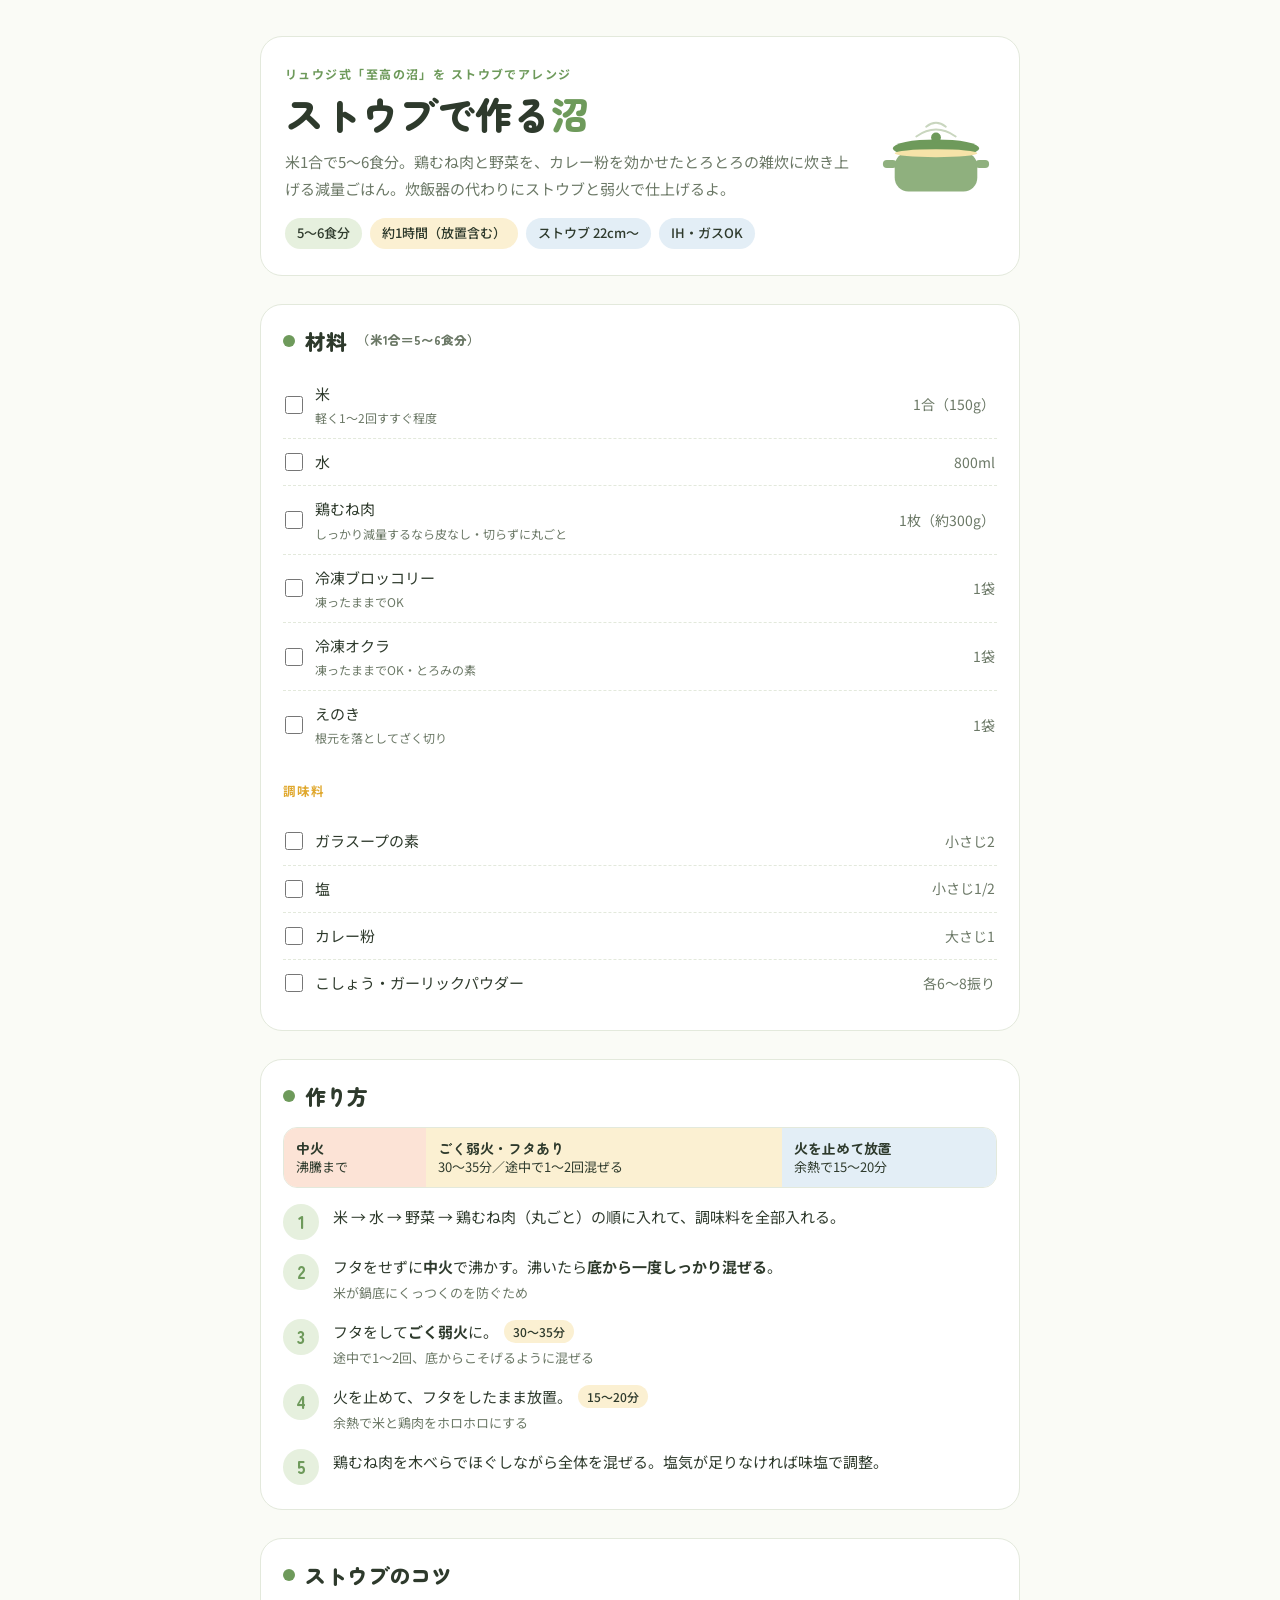
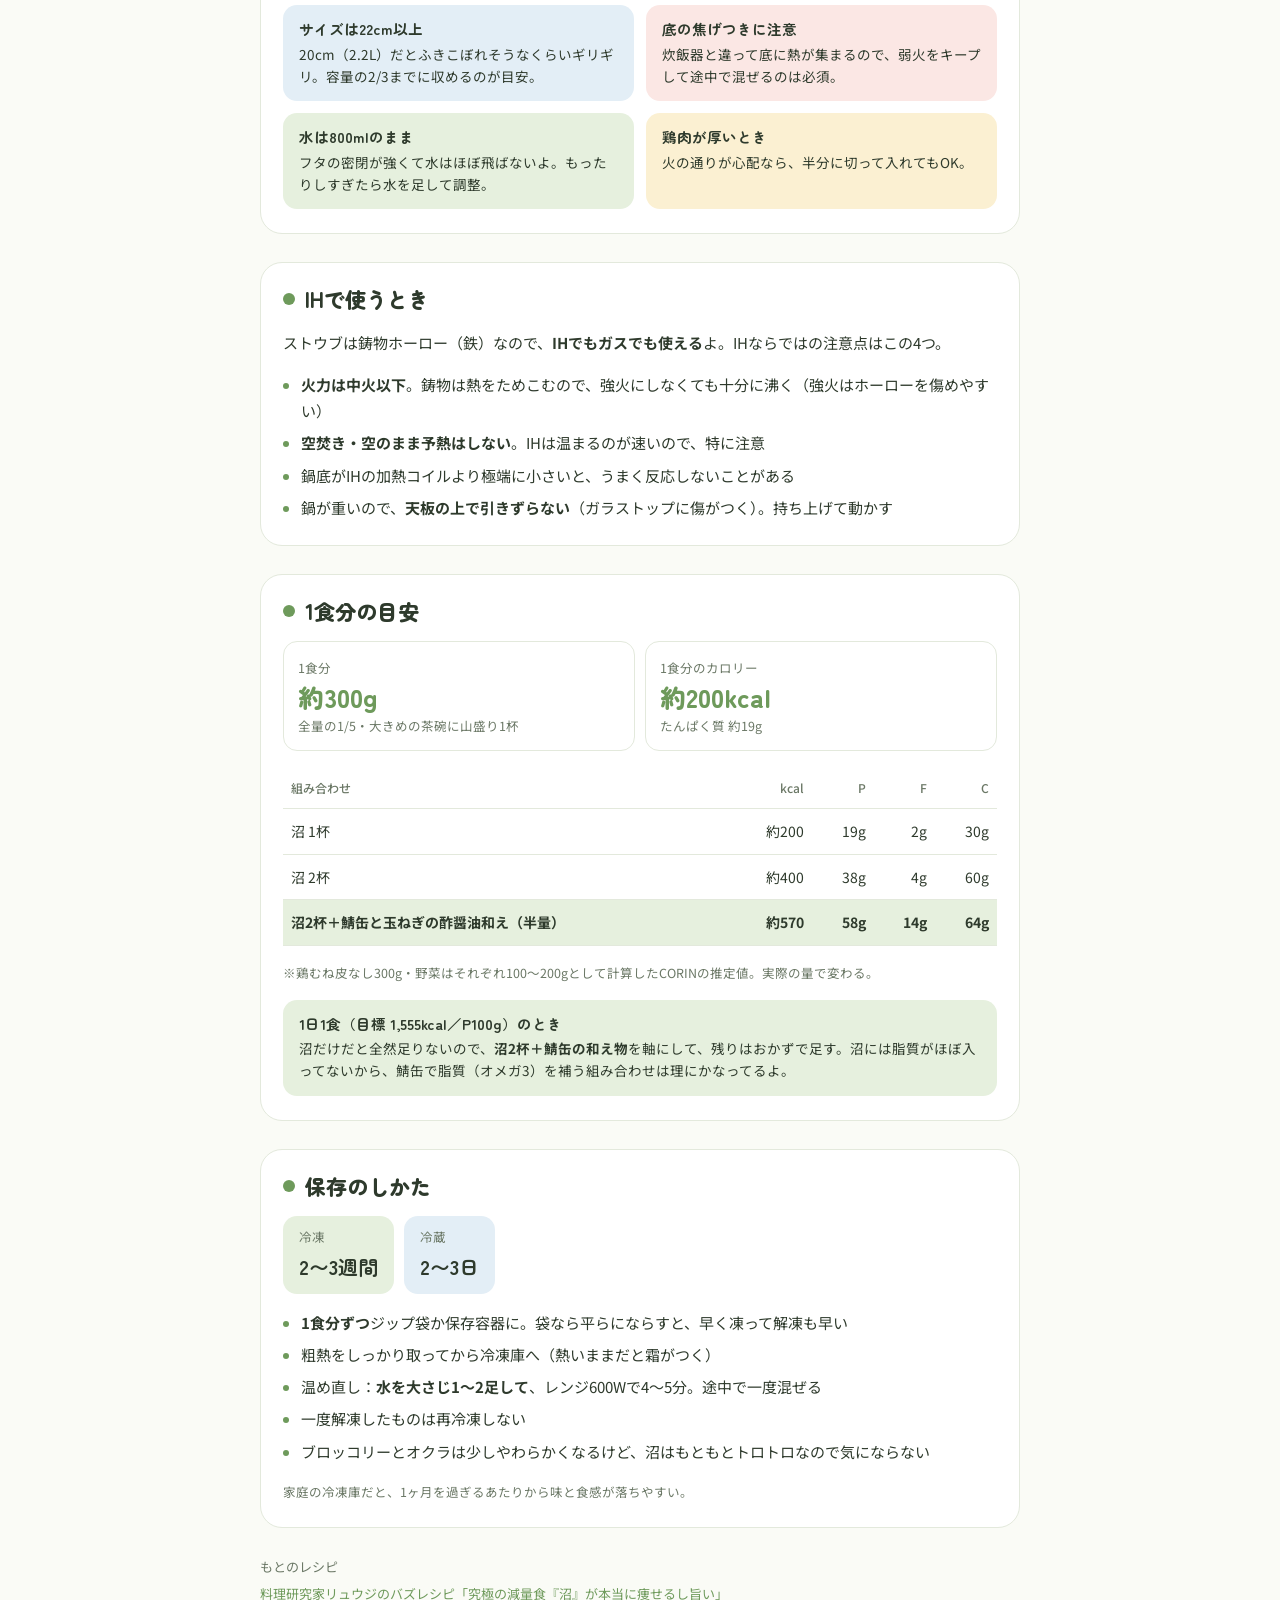
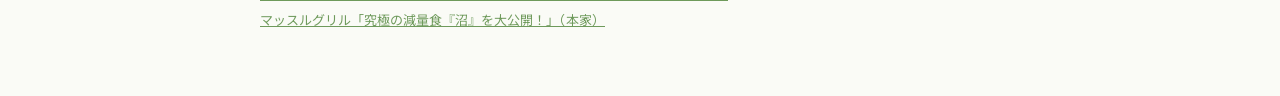
<file: pages/cfaab438c0.html>
<!doctype html>
<html lang="ja">
<head>
<meta charset="utf-8">
<meta name="viewport" content="width=device-width, initial-scale=1, viewport-fit=cover">
</head>
<body>
<title>ストウブで作る沼</title>
<link rel="preconnect" href="https://fonts.googleapis.com">
<link rel="stylesheet" href="https://fonts.googleapis.com/css2?family=Zen+Maru+Gothic:wght@500;700;900&family=Noto+Sans+JP:wght@400;500;700&display=swap">
<style>
:root{
  color-scheme: light;
  --ground:#FAFBF6;
  --paper:#FFFFFF;
  --ink:#2E3A2C;
  --muted:#6B7866;
  --line:#E3E9DC;
  --green:#6E9A5B;
  --green-soft:#E6F0DE;
  --curry:#E0A82E;
  --curry-soft:#FBF0D2;
  --pink-soft:#FBE7E4;
  --blue-soft:#E3EEF6;
  --r-lg:22px;
  --r-md:14px;
  --display:"Zen Maru Gothic","Hiragino Maru Gothic ProN","Noto Sans JP",sans-serif;
  --body:"Noto Sans JP","Hiragino Sans","Yu Gothic",sans-serif;
}
*{box-sizing:border-box}
body{background:var(--ground);color:var(--ink);font-family:var(--body);font-size:15px;line-height:1.75;padding-inline:16px;padding-block:28px 56px}
.wrap{max-width:760px;margin:0 auto;display:flex;flex-direction:column;gap:28px}
h1,h2,h3{font-family:var(--display);text-wrap:balance;margin:0;line-height:1.35}
h2{font-size:21px;font-weight:900;display:flex;align-items:center;gap:10px}
h2 .dot{width:12px;height:12px;border-radius:50%;background:var(--green);flex:none}
h3{font-size:16px;font-weight:700}
p{margin:0}
.muted{color:var(--muted)}
small,.cap{font-size:12.5px;color:var(--muted)}

/* hero */
.hero{background:var(--paper);border:1px solid var(--line);border-radius:var(--r-lg);padding:26px 24px;display:grid;grid-template-columns:1fr auto;gap:18px;align-items:center}
.eyebrow{font-size:12px;letter-spacing:.12em;color:var(--green);font-weight:700}
.hero h1{font-size:clamp(28px,6vw,38px);font-weight:900;margin-top:4px}
.hero h1 span{color:var(--green)}
.lead{margin-top:10px;color:var(--muted);max-width:40em}
.chips{display:flex;flex-wrap:wrap;gap:8px;margin-top:16px}
.chip{font-size:13px;padding:4px 12px;border-radius:999px;background:var(--green-soft);color:var(--ink);font-weight:500}
.chip.c{background:var(--curry-soft)}
.chip.b{background:var(--blue-soft)}
.pot{width:118px;height:auto}
@media (max-width:560px){.hero{grid-template-columns:1fr}.pot{order:-1;width:92px}}

/* sections */
.card{background:var(--paper);border:1px solid var(--line);border-radius:var(--r-lg);padding:22px 22px 24px;display:flex;flex-direction:column;gap:16px}

/* ingredients */
.ing{list-style:none;margin:0;padding:0;display:flex;flex-direction:column}
.ing li{display:grid;grid-template-columns:auto 1fr auto;gap:12px;align-items:center;padding:10px 2px;border-bottom:1px dashed var(--line)}
.ing li:last-child{border-bottom:0}
.ing input{width:18px;height:18px;accent-color:var(--green);margin:0}
.ing label{cursor:pointer}
.ing .amt{font-variant-numeric:tabular-nums;color:var(--muted);font-size:14px;text-align:right}
.ing .note{display:block;font-size:12px;color:var(--muted)}
.ing input:checked + label{text-decoration:line-through;color:var(--muted)}
.subhead{font-size:12.5px;font-weight:700;color:var(--curry);letter-spacing:.08em;margin-top:6px}

/* heat timeline */
.heat{display:grid;grid-template-columns:1.2fr 3fr 1.8fr;border-radius:var(--r-md);overflow:hidden;border:1px solid var(--line)}
.heat div{padding:10px 12px;font-size:13px;line-height:1.45}
.heat b{display:block;font-family:var(--display);font-size:14px}
.h1{background:#FCE3D6}.h2{background:var(--curry-soft)}.h3{background:var(--blue-soft)}
@media (max-width:480px){.heat{grid-template-columns:1fr}}

/* steps */
.steps{list-style:none;margin:0;padding:0;display:flex;flex-direction:column;gap:14px;counter-reset:s}
.steps li{display:grid;grid-template-columns:36px 1fr;gap:14px;align-items:start}
.steps li::before{counter-increment:s;content:counter(s);width:36px;height:36px;border-radius:50%;background:var(--green-soft);color:var(--green);font-family:var(--display);font-weight:900;font-size:17px;display:grid;place-items:center}
.steps .t{display:inline-block;font-size:12px;padding:1px 9px;border-radius:999px;background:var(--curry-soft);margin-left:6px;vertical-align:1px;font-weight:500}
.steps .hint{display:block;font-size:13px;color:var(--muted);margin-top:2px}

/* tips grid */
.tips{display:grid;grid-template-columns:repeat(2,1fr);gap:12px}
@media (max-width:560px){.tips{grid-template-columns:1fr}}
.tip{border-radius:var(--r-md);padding:14px 16px;background:var(--green-soft);display:flex;flex-direction:column;gap:4px}
.tip.warn{background:var(--pink-soft)}
.tip.info{background:var(--blue-soft)}
.tip.cur{background:var(--curry-soft)}
.tip h3{font-size:14.5px}
.tip p{font-size:13.5px;line-height:1.65}

/* nutrition */
.tbl{overflow-x:auto}
table{border-collapse:collapse;width:100%;font-size:14px;font-variant-numeric:tabular-nums}
th,td{padding:10px 8px;text-align:right;border-bottom:1px solid var(--line);white-space:nowrap}
th:first-child,td:first-child{text-align:left;white-space:normal}
thead th{font-size:12px;color:var(--muted);font-weight:500}
tr.em td{font-weight:700;background:var(--green-soft)}
.big{display:flex;gap:10px;flex-wrap:wrap}
.big div{flex:1 1 140px;border:1px solid var(--line);border-radius:var(--r-md);padding:12px 14px}
.big b{display:block;font-family:var(--display);font-size:26px;font-weight:900;color:var(--green);line-height:1.2}

/* freeze */
.freeze-head{display:flex;gap:10px;flex-wrap:wrap}
.pill{border-radius:var(--r-md);padding:10px 16px;background:var(--blue-soft);font-size:13px}
.pill b{font-family:var(--display);font-size:20px;display:block}
.pill.fr{background:var(--green-soft)}
ul.dots{margin:0;padding-left:1.2em;display:flex;flex-direction:column;gap:6px}
ul.dots li::marker{color:var(--green)}

.src{font-size:13px;color:var(--muted);display:flex;flex-direction:column;gap:4px}
.src a{color:var(--green)}
a:focus-visible,input:focus-visible,label:focus-visible{outline:2px solid var(--green);outline-offset:2px}
</style>

<div class="wrap">

  <header class="hero">
    <div>
      <div class="eyebrow">リュウジ式「至高の沼」を ストウブでアレンジ</div>
      <h1>ストウブで作る<span>沼</span></h1>
      <p class="lead">米1合で5〜6食分。鶏むね肉と野菜を、カレー粉を効かせたとろとろの雑炊に炊き上げる減量ごはん。炊飯器の代わりにストウブと弱火で仕上げるよ。</p>
      <div class="chips">
        <span class="chip">5〜6食分</span>
        <span class="chip c">約1時間（放置含む）</span>
        <span class="chip b">ストウブ 22cm〜</span>
        <span class="chip b">IH・ガスOK</span>
      </div>
    </div>
    <svg class="pot" viewBox="0 0 120 100" aria-hidden="true">
      <path d="M40 30 q20 -14 40 0" fill="none" stroke="#C9D6BF" stroke-width="2" stroke-linecap="round"/>
      <path d="M50 20 q10 -8 20 0" fill="none" stroke="#C9D6BF" stroke-width="2" stroke-linecap="round"/>
      <ellipse cx="60" cy="42" rx="44" ry="9" fill="#6E9A5B"/>
      <circle cx="60" cy="31" r="5" fill="#6E9A5B"/>
      <rect x="18" y="46" width="84" height="40" rx="14" fill="#8FB07E"/>
      <rect x="6" y="54" width="14" height="8" rx="4" fill="#8FB07E"/>
      <rect x="100" y="54" width="14" height="8" rx="4" fill="#8FB07E"/>
      <ellipse cx="60" cy="47" rx="42" ry="4" fill="#F6E3A8"/>
    </svg>
  </header>

  <section class="card" aria-labelledby="h-ing">
    <h2 id="h-ing"><span class="dot"></span>材料 <small>（米1合＝5〜6食分）</small></h2>
    <ul class="ing">
      <li><input type="checkbox" id="i1"><label for="i1">米<span class="note">軽く1〜2回すすぐ程度</span></label><span class="amt">1合（150g）</span></li>
      <li><input type="checkbox" id="i2"><label for="i2">水</label><span class="amt">800ml</span></li>
      <li><input type="checkbox" id="i3"><label for="i3">鶏むね肉<span class="note">しっかり減量するなら皮なし・切らずに丸ごと</span></label><span class="amt">1枚（約300g）</span></li>
      <li><input type="checkbox" id="i4"><label for="i4">冷凍ブロッコリー<span class="note">凍ったままでOK</span></label><span class="amt">1袋</span></li>
      <li><input type="checkbox" id="i5"><label for="i5">冷凍オクラ<span class="note">凍ったままでOK・とろみの素</span></label><span class="amt">1袋</span></li>
      <li><input type="checkbox" id="i6"><label for="i6">えのき<span class="note">根元を落としてざく切り</span></label><span class="amt">1袋</span></li>
    </ul>
    <div class="subhead">調味料</div>
    <ul class="ing">
      <li><input type="checkbox" id="i7"><label for="i7">ガラスープの素</label><span class="amt">小さじ2</span></li>
      <li><input type="checkbox" id="i8"><label for="i8">塩</label><span class="amt">小さじ1/2</span></li>
      <li><input type="checkbox" id="i9"><label for="i9">カレー粉</label><span class="amt">大さじ1</span></li>
      <li><input type="checkbox" id="i10"><label for="i10">こしょう・ガーリックパウダー</label><span class="amt">各6〜8振り</span></li>
    </ul>
  </section>

  <section class="card" aria-labelledby="h-steps">
    <h2 id="h-steps"><span class="dot"></span>作り方</h2>
    <div class="heat" aria-label="火加減の流れ">
      <div class="h1"><b>中火</b>沸騰まで</div>
      <div class="h2"><b>ごく弱火・フタあり</b>30〜35分／途中で1〜2回混ぜる</div>
      <div class="h3"><b>火を止めて放置</b>余熱で15〜20分</div>
    </div>
    <ol class="steps">
      <li><div>米 → 水 → 野菜 → 鶏むね肉（丸ごと）の順に入れて、調味料を全部入れる。</div></li>
      <li><div>フタをせずに<b>中火</b>で沸かす。沸いたら<b>底から一度しっかり混ぜる</b>。<span class="hint">米が鍋底にくっつくのを防ぐため</span></div></li>
      <li><div>フタをして<b>ごく弱火</b>に。<span class="t">30〜35分</span><span class="hint">途中で1〜2回、底からこそげるように混ぜる</span></div></li>
      <li><div>火を止めて、フタをしたまま放置。<span class="t">15〜20分</span><span class="hint">余熱で米と鶏肉をホロホロにする</span></div></li>
      <li><div>鶏むね肉を木べらでほぐしながら全体を混ぜる。塩気が足りなければ味塩で調整。</div></li>
    </ol>
  </section>

  <section class="card" aria-labelledby="h-tips">
    <h2 id="h-tips"><span class="dot"></span>ストウブのコツ</h2>
    <div class="tips">
      <div class="tip info"><h3>サイズは22cm以上</h3><p>20cm（2.2L）だとふきこぼれそうなくらいギリギリ。容量の2/3までに収めるのが目安。</p></div>
      <div class="tip warn"><h3>底の焦げつきに注意</h3><p>炊飯器と違って底に熱が集まるので、弱火をキープして途中で混ぜるのは必須。</p></div>
      <div class="tip"><h3>水は800mlのまま</h3><p>フタの密閉が強くて水はほぼ飛ばないよ。もったりしすぎたら水を足して調整。</p></div>
      <div class="tip cur"><h3>鶏肉が厚いとき</h3><p>火の通りが心配なら、半分に切って入れてもOK。</p></div>
    </div>
  </section>

  <section class="card" aria-labelledby="h-ih">
    <h2 id="h-ih"><span class="dot"></span>IHで使うとき</h2>
    <p>ストウブは鋳物ホーロー（鉄）なので、<b>IHでもガスでも使える</b>よ。IHならではの注意点はこの4つ。</p>
    <ul class="dots">
      <li><b>火力は中火以下</b>。鋳物は熱をためこむので、強火にしなくても十分に沸く（強火はホーローを傷めやすい）</li>
      <li><b>空焚き・空のまま予熱はしない</b>。IHは温まるのが速いので、特に注意</li>
      <li>鍋底がIHの加熱コイルより極端に小さいと、うまく反応しないことがある</li>
      <li>鍋が重いので、<b>天板の上で引きずらない</b>（ガラストップに傷がつく）。持ち上げて動かす</li>
    </ul>
  </section>

  <section class="card" aria-labelledby="h-serve">
    <h2 id="h-serve"><span class="dot"></span>1食分の目安</h2>
    <div class="big">
      <div><span class="cap">1食分</span><b>約300g</b><span class="cap">全量の1/5・大きめの茶碗に山盛り1杯</span></div>
      <div><span class="cap">1食分のカロリー</span><b>約200kcal</b><span class="cap">たんぱく質 約19g</span></div>
    </div>
    <div class="tbl">
      <table>
        <thead><tr><th>組み合わせ</th><th>kcal</th><th>P</th><th>F</th><th>C</th></tr></thead>
        <tbody>
          <tr><td>沼 1杯</td><td>約200</td><td>19g</td><td>2g</td><td>30g</td></tr>
          <tr><td>沼 2杯</td><td>約400</td><td>38g</td><td>4g</td><td>60g</td></tr>
          <tr class="em"><td>沼2杯＋鯖缶と玉ねぎの酢醤油和え（半量）</td><td>約570</td><td>58g</td><td>14g</td><td>64g</td></tr>
        </tbody>
      </table>
    </div>
    <p class="cap">※鶏むね皮なし300g・野菜はそれぞれ100〜200gとして計算したCORINの推定値。実際の量で変わる。</p>
    <div class="tip"><h3>1日1食（目標 1,555kcal／P100g）のとき</h3><p>沼だけだと全然足りないので、<b>沼2杯＋鯖缶の和え物</b>を軸にして、残りはおかずで足す。沼には脂質がほぼ入ってないから、鯖缶で脂質（オメガ3）を補う組み合わせは理にかなってるよ。</p></div>
  </section>

  <section class="card" aria-labelledby="h-freeze">
    <h2 id="h-freeze"><span class="dot"></span>保存のしかた</h2>
    <div class="freeze-head">
      <div class="pill fr"><span class="cap">冷凍</span><b>2〜3週間</b></div>
      <div class="pill"><span class="cap">冷蔵</span><b>2〜3日</b></div>
    </div>
    <ul class="dots">
      <li><b>1食分ずつ</b>ジップ袋か保存容器に。袋なら平らにならすと、早く凍って解凍も早い</li>
      <li>粗熱をしっかり取ってから冷凍庫へ（熱いままだと霜がつく）</li>
      <li>温め直し：<b>水を大さじ1〜2足して</b>、レンジ600Wで4〜5分。途中で一度混ぜる</li>
      <li>一度解凍したものは再冷凍しない</li>
      <li>ブロッコリーとオクラは少しやわらかくなるけど、沼はもともとトロトロなので気にならない</li>
    </ul>
    <p class="cap">家庭の冷凍庫だと、1ヶ月を過ぎるあたりから味と食感が落ちやすい。</p>
  </section>

  <footer class="src">
    <span>もとのレシピ</span>
    <a href="https://www.youtube.com/watch?v=jjvVVo4X3Uc">料理研究家リュウジのバズレシピ「究極の減量食『沼』が本当に痩せるし旨い」</a>
    <a href="https://www.youtube.com/watch?v=NJtgQEXAjNI">マッスルグリル「究極の減量食『沼』を大公開！」（本家）</a>
  </footer>
</div>

<script>
(function(){
  var KEY='numa-staub-checks';
  var boxes=document.querySelectorAll('.ing input[type=checkbox]');
  var saved={};
  try{saved=JSON.parse(localStorage.getItem(KEY)||'{}')||{};}catch(e){}
  boxes.forEach(function(b){
    if(saved[b.id]) b.checked=true;
    b.addEventListener('change',function(){
      saved[b.id]=b.checked;
      try{localStorage.setItem(KEY,JSON.stringify(saved));}catch(e){}
    });
  });
})();
</script>

</body>
</html>
</file>
